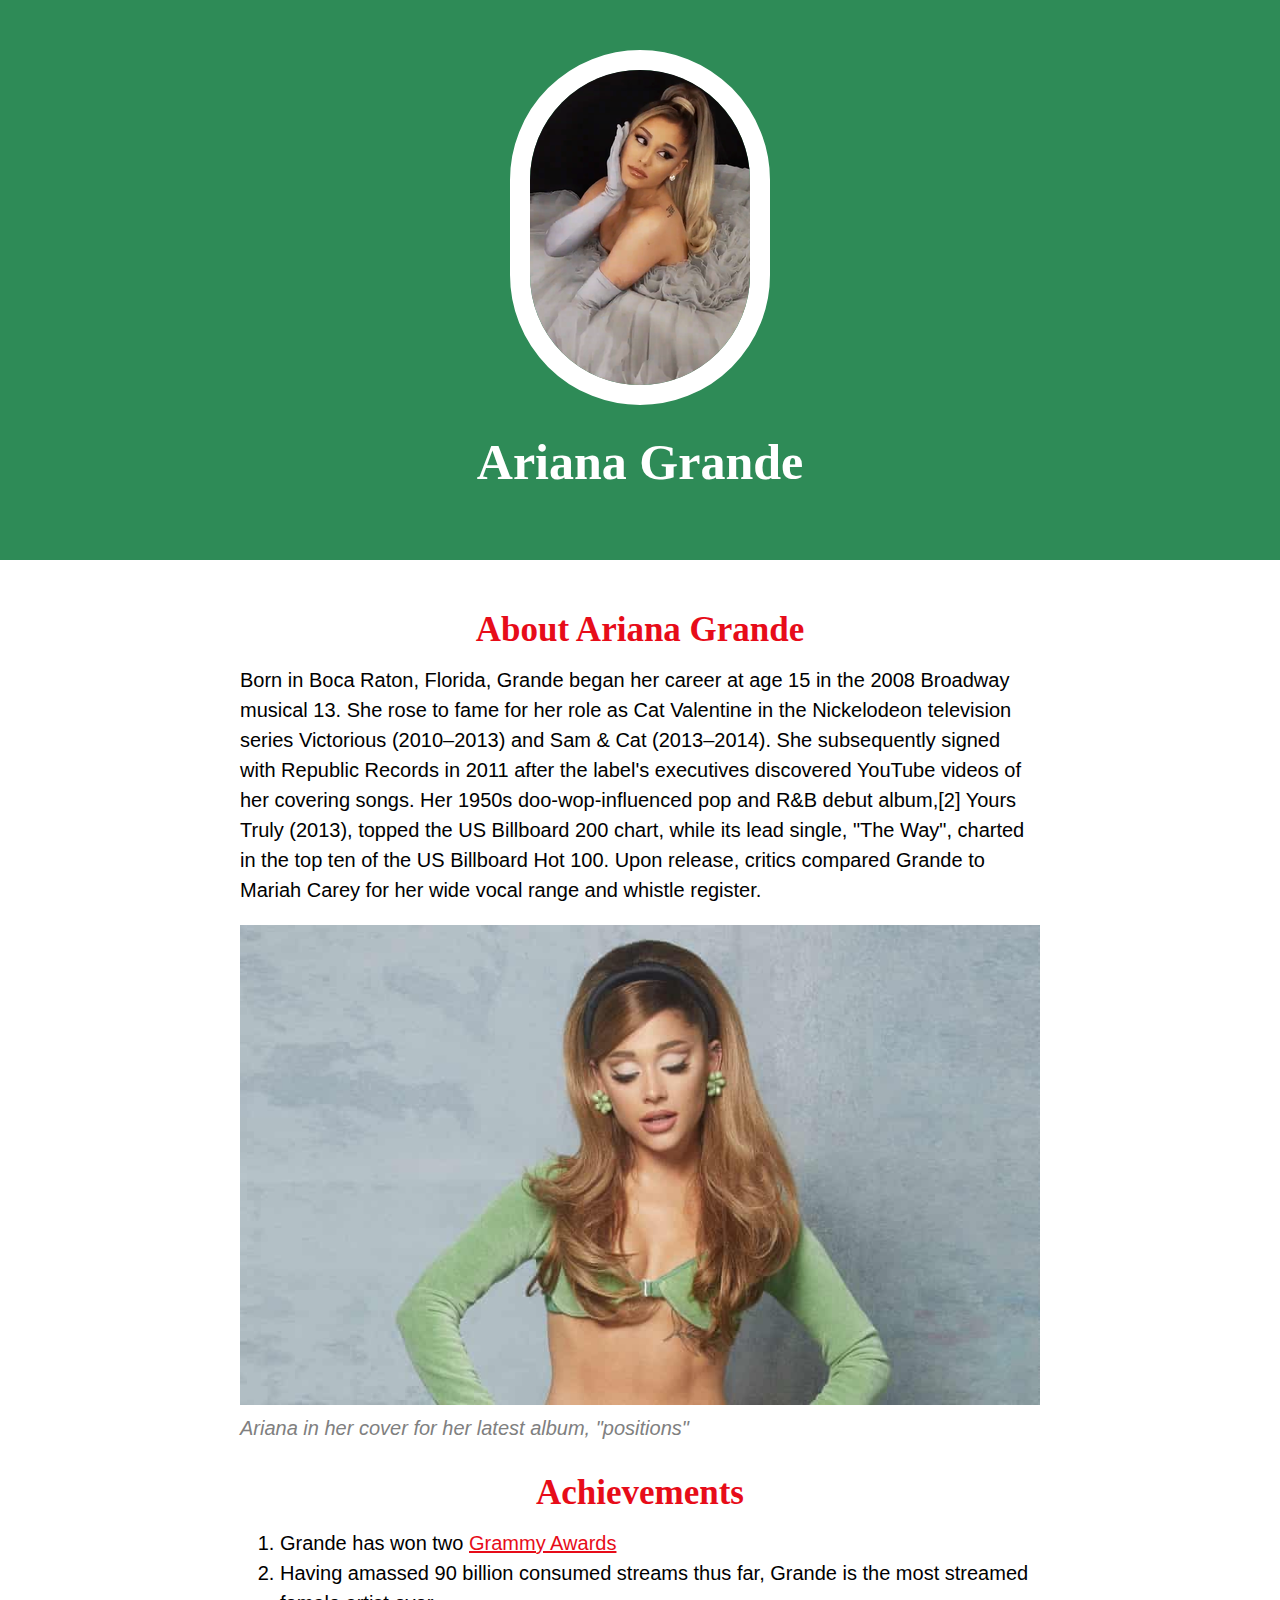
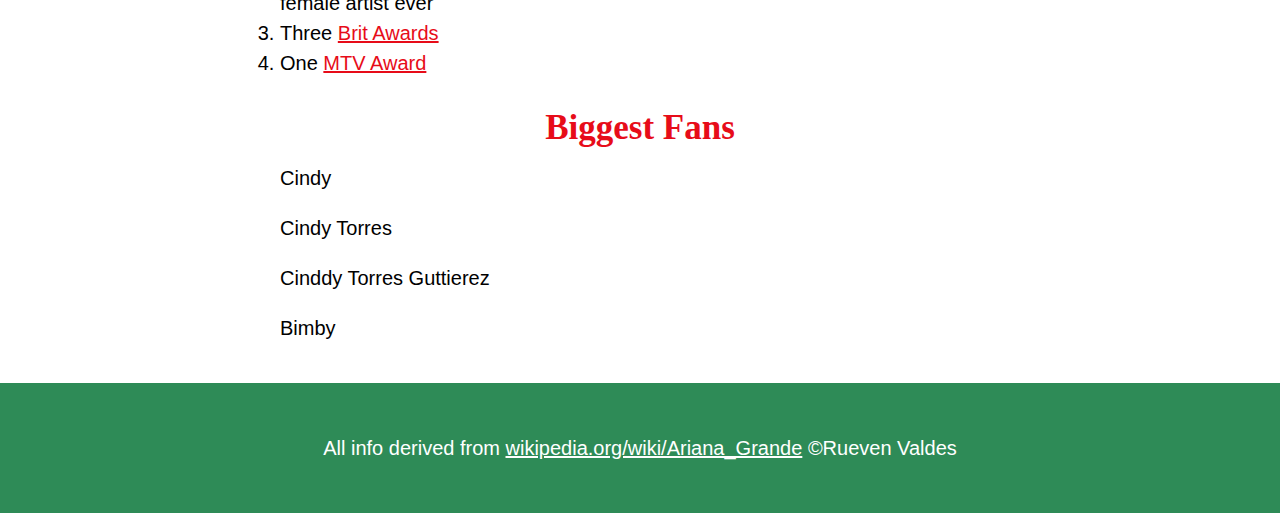
<file: index.html>
<!DOCTYPE html>
<html>
<head>
	<title>Ariana Grande</title>
	<link rel="icon" href="images/arianagrande.jpg">
	<link rel="preconnect" href="https://fonts.googleapis.com">
	<link rel="stylesheet" type="text/css" href="css/project.css">
</head>
<!-- Heading -->
<header>
	<img src="images/arianagrande_header.png">
	<h1>Ariana Grande</h1>
</header>
<body>
	<main>
		<h2>About Ariana Grande</h2>
		<p>
			Born in Boca Raton, Florida, Grande began her career at age 15 in the 2008 Broadway musical 13. She rose to fame for her role as Cat Valentine in the Nickelodeon television series Victorious (2010–2013) and Sam & Cat (2013–2014). She subsequently signed with Republic Records in 2011 after the label's executives discovered YouTube videos of her covering songs. Her 1950s doo-wop-influenced pop and R&B debut album,[2] Yours Truly (2013), topped the US Billboard 200 chart, while its lead single, "The Way", charted in the top ten of the US Billboard Hot 100. Upon release, critics compared Grande to Mariah Carey for her wide vocal range and whistle register.
		</p>
		<img src="images/arianagrande_positions.jpg">
		<p class="caption"> Ariana in her cover for her latest album, "positions" </p>

		<!-- Achievements -->
		<h2>Achievements</h2>
		<ol>
			<li>Grande has won two <a target="_blank" href="https://en.wikipedia.org/wiki/Grammy_Awards">Grammy Awards</a></li>
			<li>Having amassed 90 billion consumed streams thus far, Grande is the most streamed female artist ever</li>
			<li>Three <a target="_blank" href="https://en.wikipedia.org/wiki/Brit_Awards">Brit Awards
			</a></li>
			<li>One <a target="_blank" href="https://en.wikipedia.org/wiki/MTV_Europe_Music_Awards">MTV Award</a></li>
		</ol>

		<h2>Biggest Fans</h2>
			<ul>Cindy</ul>
			<ul>Cindy Torres</ul>
			<ul>Cinddy Torres Guttierez</ul>
			<ul>Bimby</ul>
	</main>

	<footer>All info derived from <a target="_blank" href="https://en.wikipedia.org/wiki/Ariana_Grande">wikipedia.org/wiki/Ariana_Grande</a>
		&copy;Rueven Valdes
	</footer>
</body>
</html>
</file>
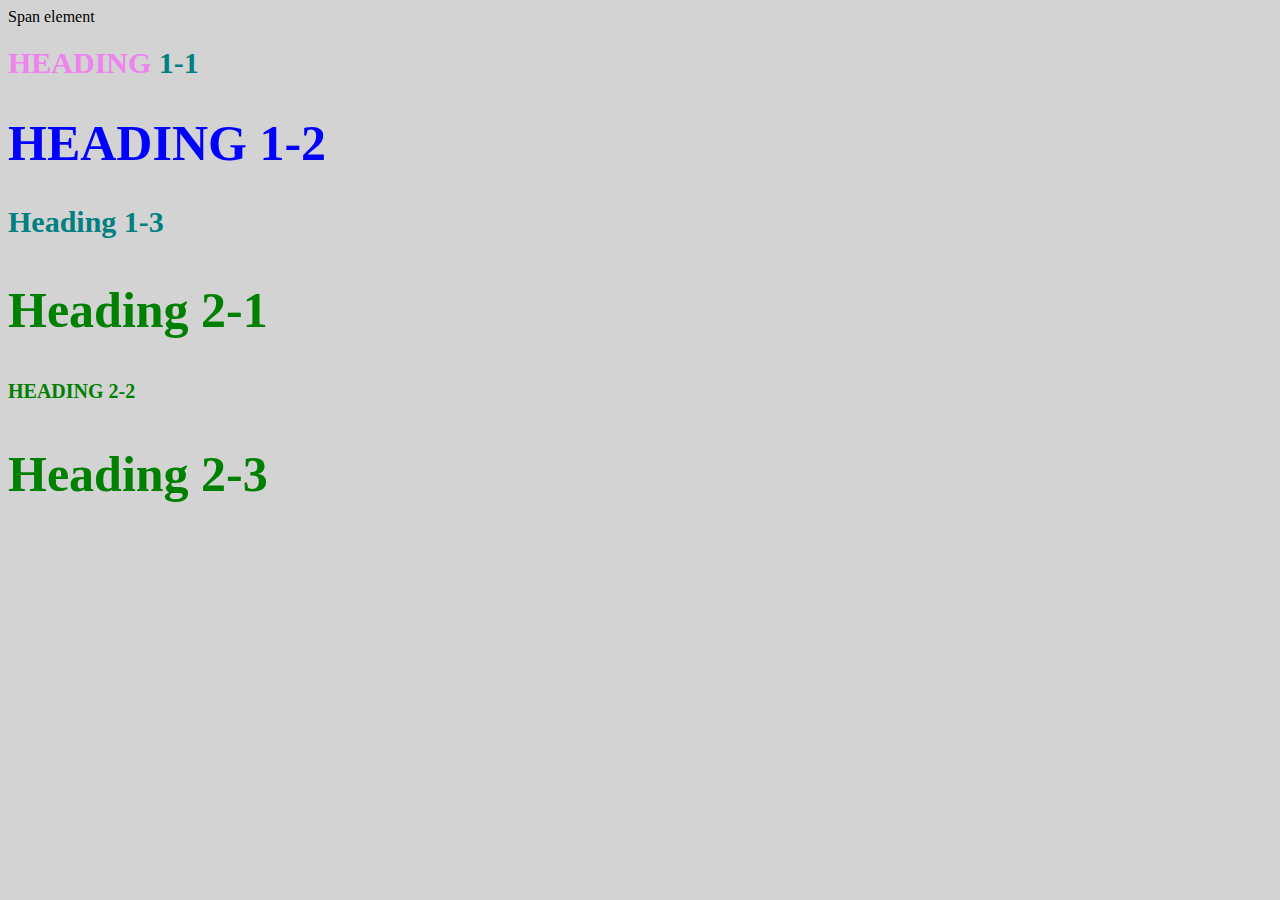
<file: style-test.html>
<!DOCTYPE html>
<html>
<head>
	<title>css-style-test</title>
	<link rel="stylesheet" type="text/css" href="css/test.css">
</head>
<body>

	<span>Span element</span>
	<h1 class="uppercase"><span>Heading </span>1-1</h1>
	<h1 class="big uppercase">Heading 1-2</h1>
	<h1>Heading 1-3</h1>
	<h2 class="big">Heading 2-1</h2>
	<h2 class="uppercase">Heading 2-2</h2>
	<h2 class="big">Heading 2-3</h2>

</body>
</html>
</file>
<file: css/project.css>
body{
	margin: 0;
	font-family:Helvetica, Arial, sans-serif;
	font-size: 20px;
	line-height: 30px;
}

header{
	background-color: seagreen;
	text-align: center;
	padding-top: 50px;
	padding-bottom: 50px;
}

h1, h2{
	font-family: 'Indie Flower', cursive;
}

header h1{
	font-size: 50px;
	color: white;
}

header img{
	border-radius: 150px;
    border: 20px solid white;
}

main{
	max-width: 800px;
	margin: 0 auto;
	padding: 20px;
}

main img{
	max-width: 100%;
}

h2{
	font-size: 35px;
	color: #e70c19;
	text-align: center;
	margin: 35px 0px 15px;
}

a{
	color: #e70c19;
}

a:hover{
	color: white;
	background-color: #483a94;
}
/* hello 
comments
sfgd dfsgsdfgf  
*/
footer {
	background-color: seagreen;
	text-align: center;
	color: white;
	padding: 50px;
}

footer p{
	margin: 0;
}

footer a{
	color: white;
}

footer a:hover{
	opacity: .5;
	background-color: transparent;
}

p.caption{
	margin-top: 0px;
	color: grey;
	font-style: italic;
}
</file>
<file: css/test.css>
body{
		background: lightgrey;
	}
	h1{
		font-size: 30px;
		color: teal;
	}

	h2{
		font-size: 20px;
		color: salmon;
	}

	h2{
		color: green;
	}

	.big{
		font-size: 50px;
	}

	.uppercase{
		text-transform: uppercase;
	}

	.big.uppercase{
		color: blue;
	}

	h1 span{
		color: violet;
	}

	p{
		font-size: 5px;
	}
</file>
